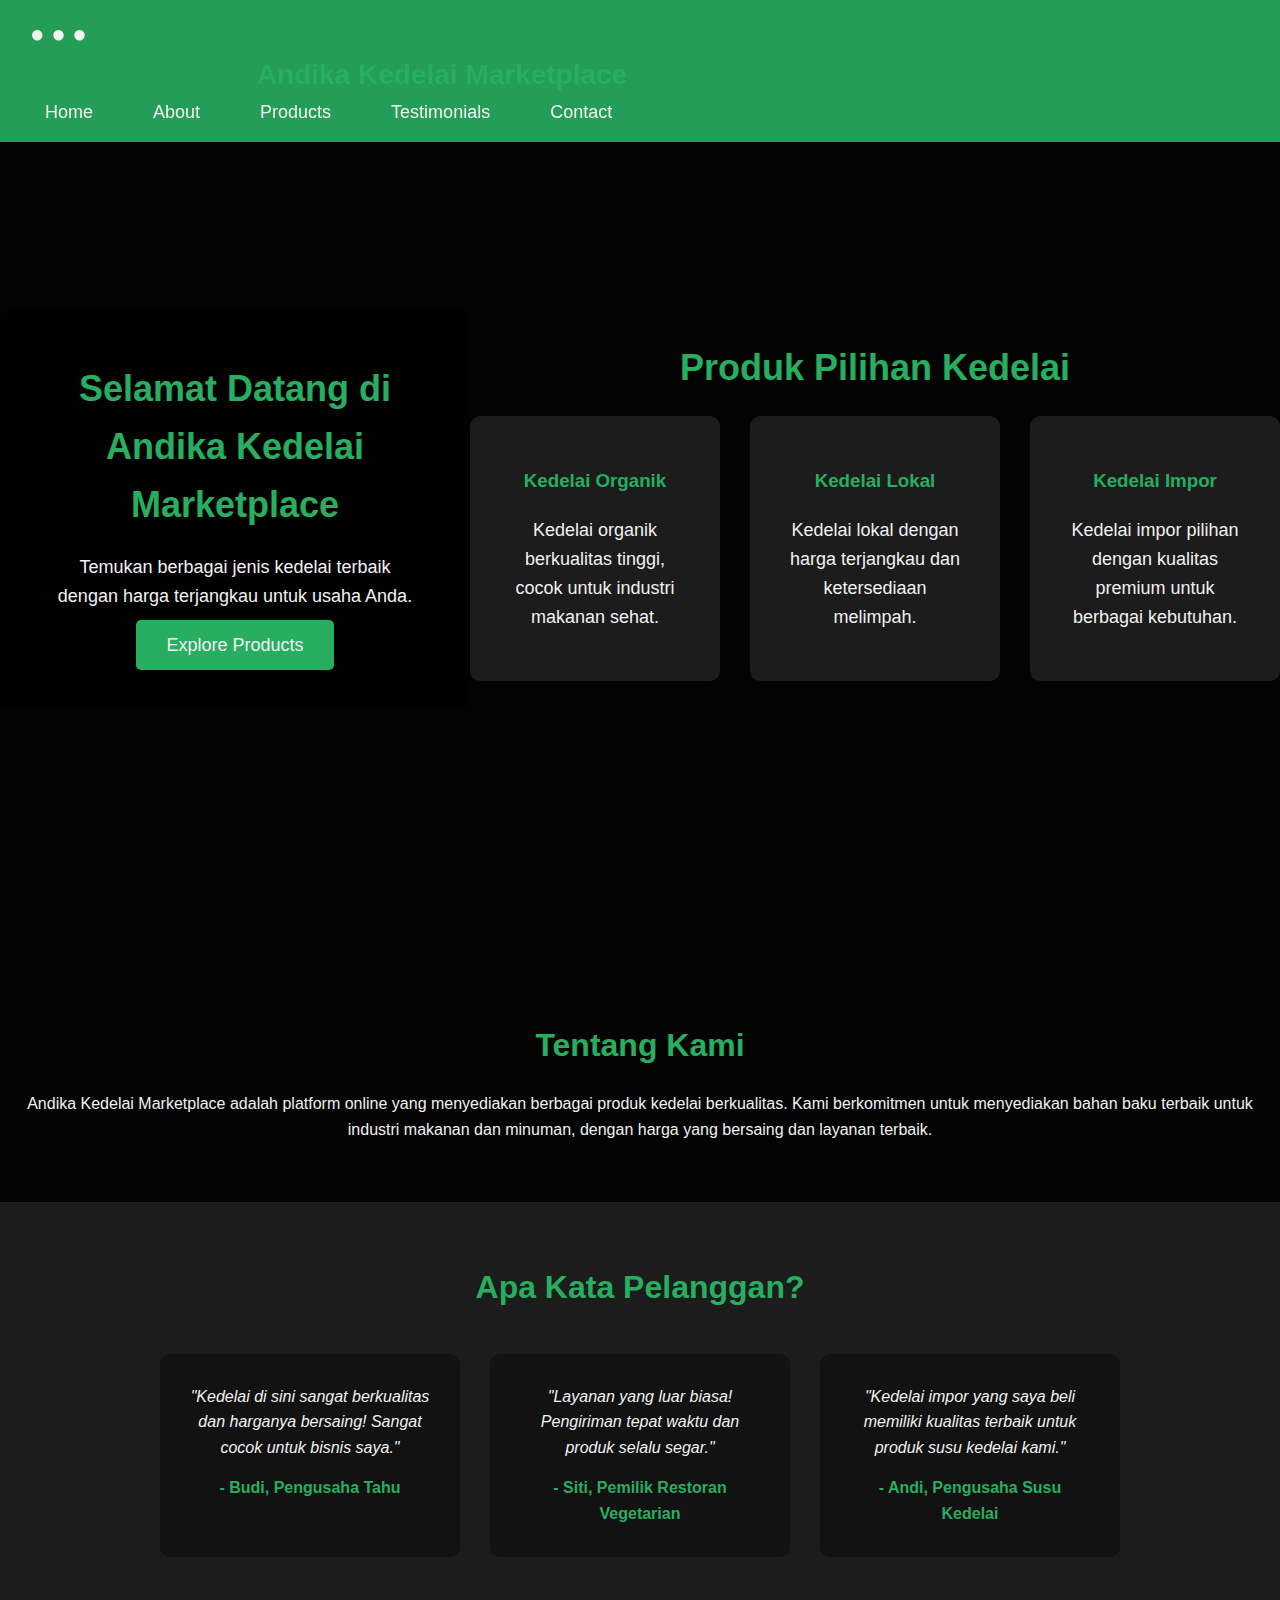
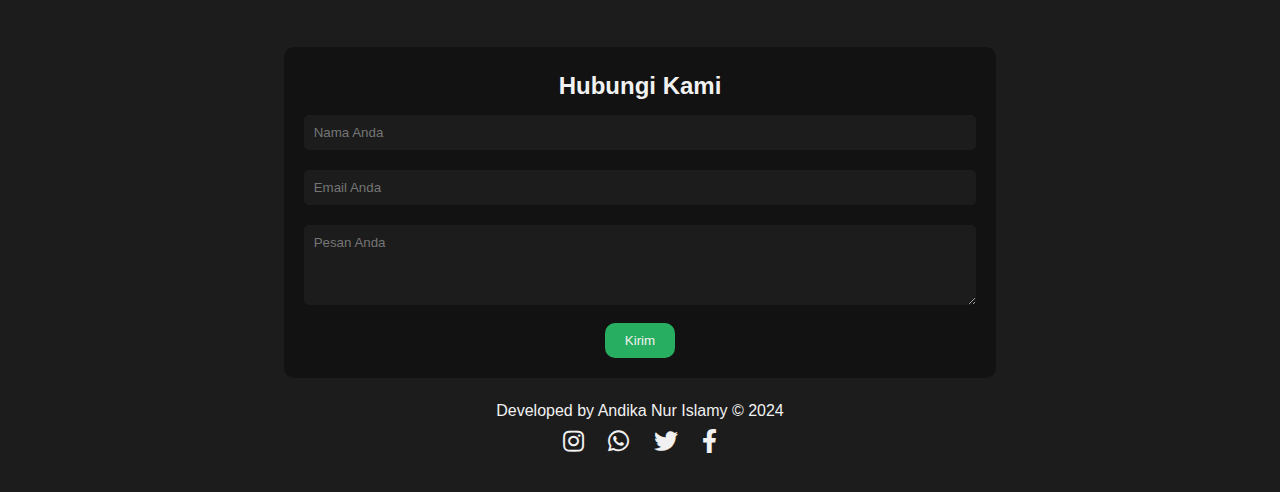
<file: index.html>
<!DOCTYPE html>
<html lang="en">
<head>
    <meta charset="UTF-8">
    <!-- Deklarasi bahwa dokumen ini menggunakan karakter set UTF-8 untuk mendukung berbagai karakter -->
    <meta name="viewport" content="width=device-width, initial-scale=1.0">
    <!-- Mengatur viewport agar layout responsif dan sesuai dengan perangkat yang digunakan -->
    <title>Kedelai Marketplace Andika NIH - Home</title>
    <!-- Judul halaman yang akan muncul di tab browser -->
    <link rel="stylesheet" href="style.css">
    <!-- Menghubungkan file CSS eksternal bernama style.css untuk styling -->
    <link href="https://cdnjs.cloudflare.com/ajax/libs/font-awesome/5.15.4/css/all.min.css" rel="stylesheet">
    <!-- Menghubungkan font dan ikon dari CDN Font Awesome -->
    <style>
        /* Styling untuk tiga titik dan dropdown */
        .dots {
            cursor: pointer;
            display: inline-block;
            margin-right: 15px;
            font-size: 24px;
        }
        
        .dropdown {
            display: none;
            position: absolute;
            top: 40px;
            left: 20px;
            background-color: rgb(22, 21, 21);
            box-shadow: 0px 8px 16px rgba(0,0,0,0.2);
            padding: 10px;
            border-radius: 5px;
        }
        /* Menyembunyikan dropdown secara default dan mengatur posisinya ketika terlihat */

        .dropdown a {
            text-decoration: none;
            display: block;
            padding: 8px;
            color: rgb(255, 255, 255);
            font-size: 16px;
        }
        /* Styling link dalam dropdown agar terlihat seperti blok dengan padding */

        .dropdown a:hover {
            background-color: #000000;
        }
        /* Memberikan efek hover pada link dalam dropdown */
    </style>
</head>
<body>
    <!-- Bagian Header -->
    <header>
        <nav>
            <div class="header-left">
                <!-- Tiga titik yang memicu dropdown -->
                <div class="dots" id="dots">
                    <span>&#9679;</span>
                    <span>&#9679;</span>
                    <span>&#9679;</span>
                </div>
                <!-- Membuat dropdown untuk pilihan menu produk kedelai -->
                <div class="dropdown" id="dropdown">
                    <a href="#organic">Kedelai Organik</a>
                    <a href="#local">Kedelai Lokal</a>
                    <a href="#imported">Kedelai Impor</a>
                </div>
            </div>
            <div class="logo">
                <h1 class="Title">Andika Kedelai Marketplace</h1>
                <!-- Judul atau logo halaman -->
            </div>
            <ul>
                <!-- Daftar navigasi untuk halaman -->
                <li><a href="#home">Home</a></li>
                <li><a href="#about">About</a></li>
                <li><a href="#products">Products</a></li>
                <li><a href="#testimonials">Testimonials</a></li>
                <li><a href="#contact">Contact</a></li>
            </ul>
            <div class="menu-icon">
                <i class="fas fa-bars"></i>
                <!-- Ikon menu untuk tampilan mobile -->
            </div>
        </nav>
    </header>

    <!-- Konten Utama -->
    <main>
        <!-- Bagian Hero dengan Efek Parallax -->
        <section id="home" class="hero-section">
            <div class="hero-content">
                <h2>Selamat Datang di Andika Kedelai Marketplace</h2>
                <p>Temukan berbagai jenis kedelai terbaik dengan harga terjangkau untuk usaha Anda.</p>
                <a href="#products" class="cta-btn">Explore Products</a>
                <!-- Tombol untuk mengarahkan ke bagian produk -->
            </div>

            <!-- Bagian Produk Pilihan -->
            <div id="product-options">
                <h2>Produk Pilihan Kedelai</h2>
                <div class="product-list">
                    <!-- Daftar item produk kedelai -->
                    <div class="product-item" id="organic">
                        <h3>Kedelai Organik</h3>
                        <p>Kedelai organik berkualitas tinggi, cocok untuk industri makanan sehat.</p>
                    </div>
                    <div class="product-item" id="local">
                        <h3>Kedelai Lokal</h3>
                        <p>Kedelai lokal dengan harga terjangkau dan ketersediaan melimpah.</p>
                    </div>
                    <div class="product-item" id="imported">
                        <h3>Kedelai Impor</h3>
                        <p>Kedelai impor pilihan dengan kualitas premium untuk berbagai kebutuhan.</p>
                    </div>
                </div>
            </div>
        </section>

        <!-- Bagian Tentang Kami -->
        <section id="about" class="about-section">
            <h2>Tentang Kami</h2>
            <p>Andika Kedelai Marketplace adalah platform online yang menyediakan berbagai produk kedelai berkualitas. Kami berkomitmen untuk menyediakan bahan baku terbaik untuk industri makanan dan minuman, dengan harga yang bersaing dan layanan terbaik.</p>
        </section>

        <!-- Bagian Testimoni -->
        <section id="testimonials" class="testimonials-section">
            <h2>Apa Kata Pelanggan?</h2>
            <div class="testimonial-list">
                <div class="testimonial-item">
                    <p>"Kedelai di sini sangat berkualitas dan harganya bersaing! Sangat cocok untuk bisnis saya."</p>
                    <span>- Budi, Pengusaha Tahu</span>
                </div>
                <div class="testimonial-item">
                    <p>"Layanan yang luar biasa! Pengiriman tepat waktu dan produk selalu segar."</p>
                    <span>- Siti, Pemilik Restoran Vegetarian</span>
                </div>
                <div class="testimonial-item">
                    <p>"Kedelai impor yang saya beli memiliki kualitas terbaik untuk produk susu kedelai kami."</p>
                    <span>- Andi, Pengusaha Susu Kedelai</span>
                </div>
            </div>
        </section>
    </main>

    <!-- Footer dengan Form Kontak -->
    <footer>
        <div class="footer-container">
            <div class="contact-form">
                <h2>Hubungi Kami</h2>
                <!-- Formulir kontak untuk mengirim pesan -->
                <form action="submit_form.php" method="POST">
                    <input type="text" name="name" placeholder="Nama Anda" required>
                    <input type="email" name="email" placeholder="Email Anda" required>
                    <textarea name="message" rows="4" placeholder="Pesan Anda" required></textarea>
                    <button type="submit">Kirim</button>
                </form>
            </div>
            <p>Developed by Andika Nur Islamy &copy; 2024</p>
            <!-- Hak cipta footer -->
            <div class="social-icons">
                <!-- Ikon media sosial -->
                <a href="#"><i class="fab fa-instagram"></i></a>
                <a href="#"><i class="fab fa-whatsapp"></i></a>
                <a href="#"><i class="fab fa-twitter"></i></a>
                <a href="#"><i class="fab fa-facebook-f"></i></a>
            </div>
        </div>
    </footer>

    <!-- JavaScript untuk Menu Responsif dan Dropdown -->
    <script>
        const menuIcon = document.querySelector('.menu-icon');
        const navList = document.querySelector('nav ul');
        const dots = document.getElementById('dots');
        const dropdown = document.getElementById('dropdown');

        menuIcon.addEventListener('click', () => {
            navList.classList.toggle('show');
        });
        <!-- Fungsi untuk toggle (menampilkan/menyembunyikan) menu navigasi pada tampilan mobile -->

        dots.addEventListener('click', () => {
            dropdown.style.display = dropdown.style.display === 'block' ? 'none' : 'block';
        });
        
    </script>
</body>
</html>
</file>
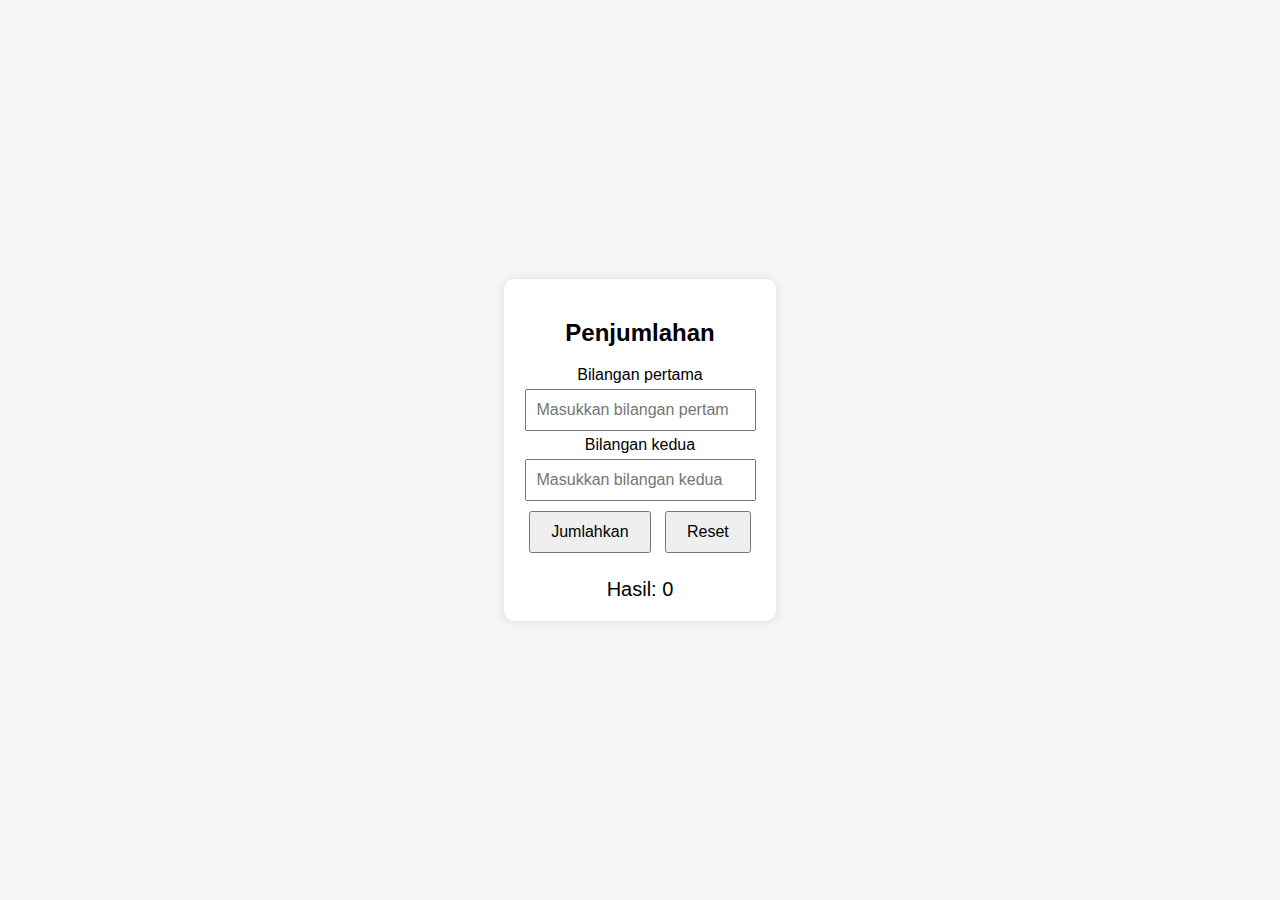
<file: codelab2modul2/index.html>
<!DOCTYPE html>
<html lang="en">
<head>
    <!-- Mengatur encoding karakter ke UTF-8 untuk mendukung berbagai karakter -->
    <meta charset="UTF-8">
    
    <!-- Memastikan bahwa tampilan halaman bersifat responsif terhadap ukuran layar perangkat -->
    <meta name="viewport" content="width=device-width, initial-scale=1.0">
    
    <!-- Judul halaman yang akan muncul di tab browser -->
    <title>Penjumlahan</title>
    
    <!-- Menghubungkan ke file CSS eksternal untuk mengatur gaya halaman -->
    <link rel="stylesheet" href="style.css"> 
</head>
<body>
    <!-- Pembungkus utama untuk keseluruhan konten halaman -->
    <div class="container">
        
        <!-- Judul dari form operasi penjumlahan -->
        <h2>Penjumlahan</h2>
        
        <!-- Div yang menampung form input dan tombol -->
        <div>
            <!-- Label untuk input bilangan pertama -->
            <label for="bil1">Bilangan pertama</label><br>
            
            <!-- Input field untuk memasukkan bilangan pertama -->
            <input type="number" id="bil1" placeholder="Masukkan bilangan pertama"><br>

            <!-- Label untuk input bilangan kedua -->
            <label for="bil2">Bilangan kedua</label><br>
            
            <!-- Input field untuk memasukkan bilangan kedua -->
            <input type="number" id="bil2" placeholder="Masukkan bilangan kedua"><br>

            <!-- Tombol untuk menjumlahkan dua bilangan; memanggil fungsi jumlah() -->
            <button onclick="jumlah()">Jumlahkan</button>
            
            <!-- Tombol untuk mengatur ulang input dan hasil; memanggil fungsi reset() -->
            <button onclick="reset()">Reset</button>
        </div>

        <!-- Div untuk menampilkan hasil penjumlahan -->
        <div class="result">
            <!-- Bagian ini akan menampilkan hasil penjumlahan, nilai defaultnya adalah 0 -->
            Hasil: <span id="hasil">0</span>
        </div>
    </div>

    <!-- Menghubungkan ke file JavaScript eksternal yang berisi logika untuk penjumlahan -->
    <script src="script.js"></script> 
</body>
</html>
</file>
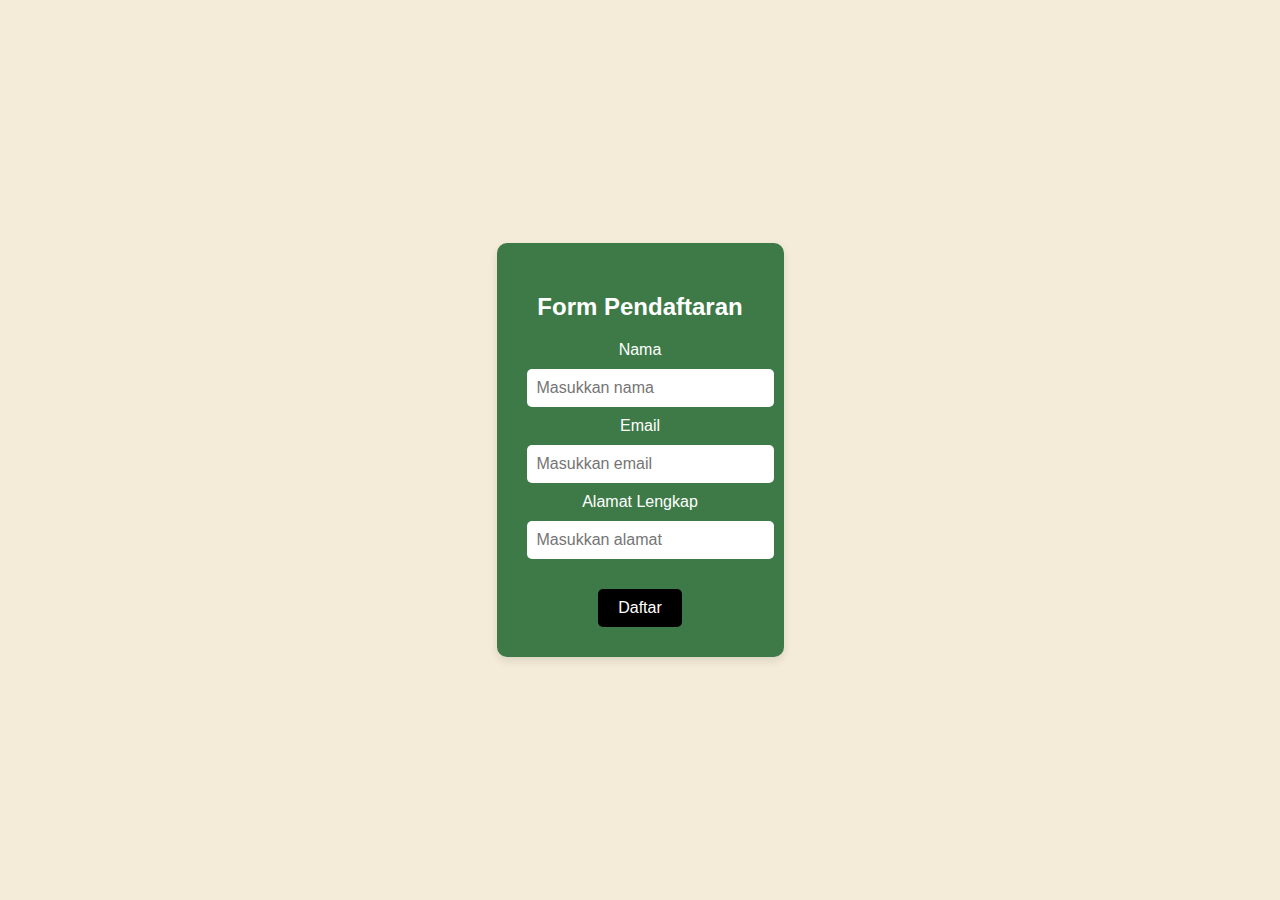
<file: codelab3modul2/index.html>
<!DOCTYPE html>
<html lang="en">
<head>
    <meta charset="UTF-8">
    <meta name="viewport" content="width=device-width, initial-scale=1.0">
    <title>Form Pendaftaran</title>
    <link rel="stylesheet" href="style.css"> <!-- Link to external CSS -->
</head>
<body>
    <div class="container">
        <form id="registrationForm">
            <h2>Form Pendaftaran</h2>

            <label for="name">Nama</label><br>
            <input type="text" id="name" placeholder="Masukkan nama"><br>

            <label for="email">Email</label><br>
            <input type="email" id="email" placeholder="Masukkan email"><br>

            <label for="address">Alamat Lengkap</label><br>
            <input type="text" id="address" placeholder="Masukkan alamat"><br>

            <button type="button" onclick="validateForm()">Daftar</button>
        </form>
    </div>

    <script src="script.js"></script> <!-- Link to external JavaScript file -->
</body>
</html>
</file>
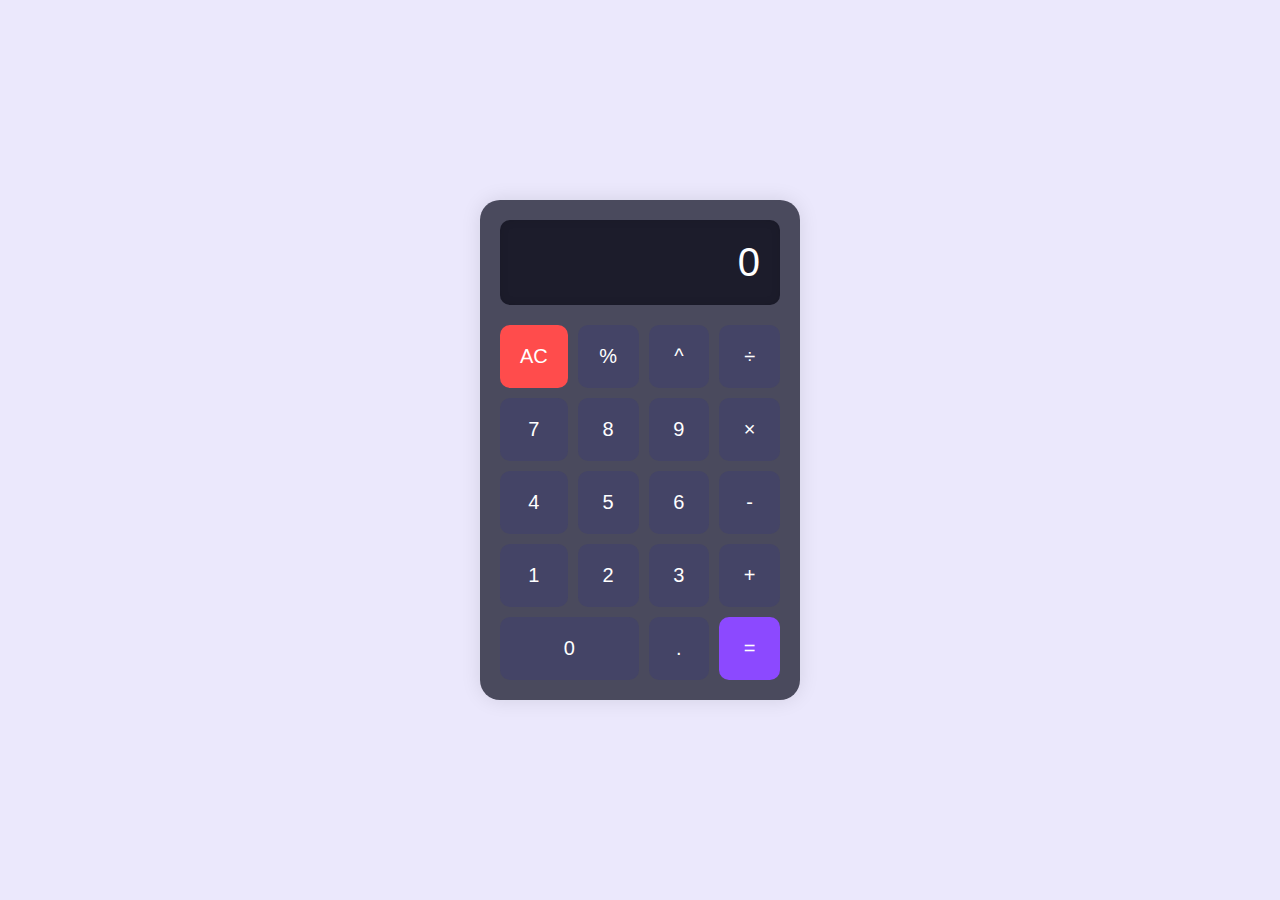
<file: Tugas 1/index.html>
<!DOCTYPE html>
<html lang="en">
<head>
    <meta charset="UTF-8">
    <meta name="viewport" content="width=device-width, initial-scale=1.0">
    <title>Calculator</title>
    <link rel="stylesheet" href="styles.css">
</head>
<body>
    <div class="calculator">
        <div class="display" id="display">0</div>
        <div class="buttons">
            <button onclick="clearDisplay()" class="clear">AC</button>
            <button onclick="append('%')">%</button>
            <button onclick="append('^')">^</button>
            <button onclick="append('/')">÷</button>

            <button onclick="append('7')">7</button>
            <button onclick="append('8')">8</button>
            <button onclick="append('9')">9</button>
            <button onclick="append('*')">×</button>

            <button onclick="append('4')">4</button>
            <button onclick="append('5')">5</button>
            <button onclick="append('6')">6</button>
            <button onclick="append('-')">-</button>

            <button onclick="append('1')">1</button>
            <button onclick="append('2')">2</button>
            <button onclick="append('3')">3</button>
            <button onclick="append('+')">+</button>

            <button onclick="append('0')" class="zero">0</button>
            <button onclick="append('.')">.</button>
            <button onclick="calculate()" class="equal">=</button>
        </div>
    </div>

    <script src="script.js"></script>
</body>
</html>
</file>
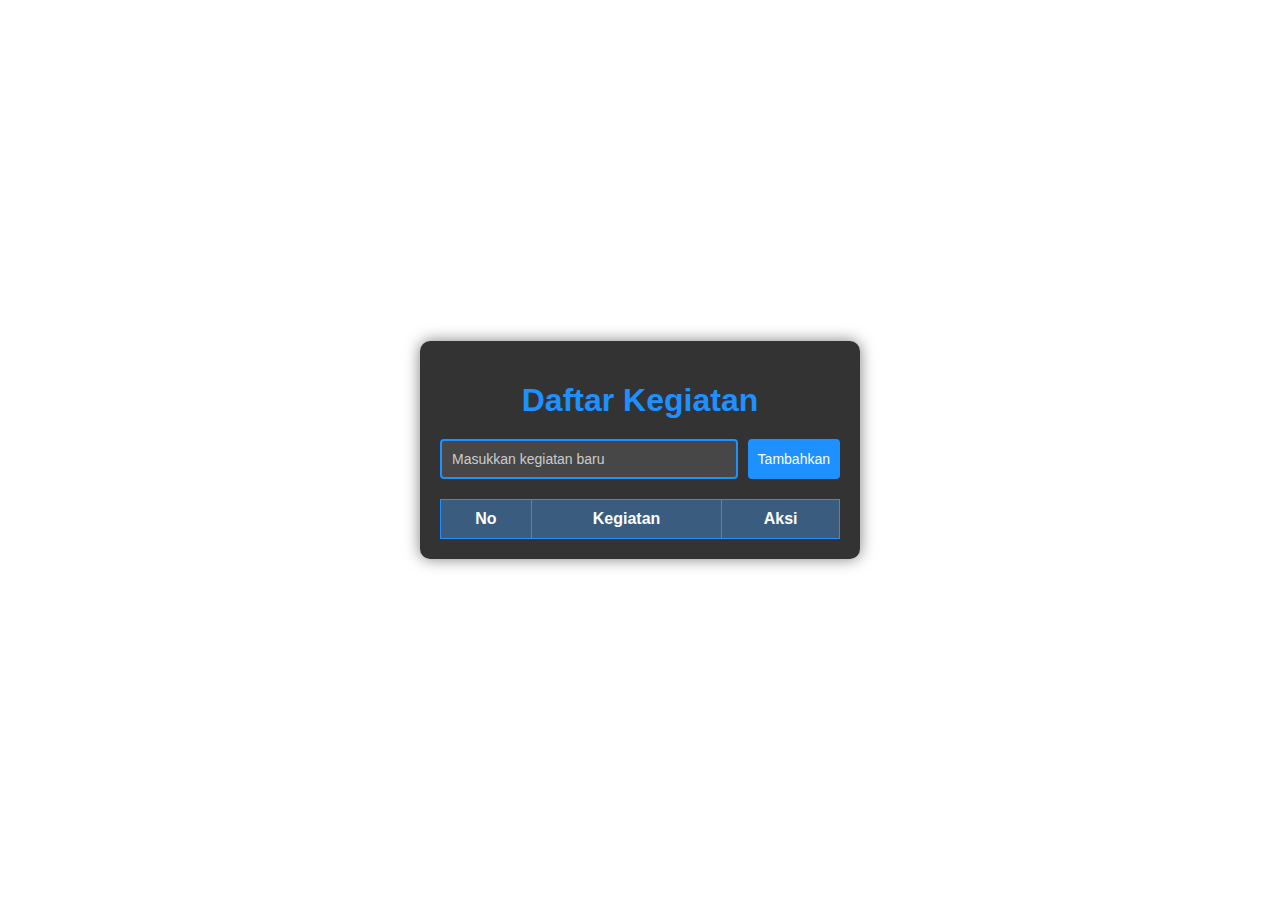
<file: tugas 2/index.html>
<!DOCTYPE html>
<html lang="id">
<head>
    <meta charset="UTF-8">
    <meta name="viewport" content="width=device-width, initial-scale=1.0">
    <title>Aplikasi Daftar Kegiatan</title>
    <!-- Link ke file CSS -->
    <link rel="stylesheet" href="styles.css">
</head>
<body>
    <div class="app-container">
        <h1>Daftar Kegiatan</h1>
        <div class="input-container">
            <input type="text" id="new-task" placeholder="Masukkan kegiatan baru" />
            <button id="add-btn">Tambahkan</button>
        </div>
        <table id="task-table">
            <thead>
                <tr>
                    <th>No</th>
                    <th>Kegiatan</th>
                    <th>Aksi</th>
                </tr>
            </thead>
            <tbody id="task-list">
                <!-- Task akan ditambahkan di sini -->
            </tbody>
        </table>
    </div>

    <!-- Script JavaScript -->
    <script src="app.js"></script>
</body>
</html>
</file>
<file: style.css>
/* Basic Setup */
* {
    margin: 0;
    padding: 0;
    box-sizing: border-box;
    font-family: 'Arial', sans-serif;
}

body {
    background-color: #030303;
    color: #f1f1f1;
    line-height: 1.6;
    scroll-behavior: smooth;
}

.logo {
    text-align: right;
}

/* Header */
header {
    background-color: rgba(29, 29, 29, 0.9);
    padding: 15px 30px;
    color: #f1f1f1;
    display: flex;
    justify-content: space-between;
    align-items: center;
    position: fixed;
    top: 0;
    width: 100%;
    z-index: 1000;
    transition: background-color 0.3s ease;
}

header:hover {
    background-color: rgba(39, 174, 96, 0.9);
}

header .logo h1 {
    color: #27ae60;
    font-size: 28px;
    transition: transform 0.3s ease;
}

header .logo h1:hover {
    transform: scale(1.05);
}

nav ul {
    list-style: none;
    display: flex;
    gap: 30px;
}

nav ul li a {
    color: #f1f1f1;
    text-decoration: none;
    font-size: 18px;
    padding: 10px 15px;
    border-radius: 5px;
    transition: background-color 0.3s ease, color 0.3s ease;
}

nav ul li a:hover {
    background-color: #27ae60;
    color: #fff;
}

.menu-icon {
    display: none;
    font-size: 28px;
    cursor: pointer;
}

/* Hero Section with Custom Background Image */
.hero-section {
    background-image: url('https://cdn.digitaldesa.com/uploads/profil/33.28.12.2014/berita/65fbc43514ecb5b13b1994e4a4ac6c82.jpg');
    background-size: cover;
    background-attachment: fixed;
    background-position: center;
    height: 100vh;
    display: flex;
    justify-content: center;
    align-items: center;
    text-align: center;
    margin-top: 60px;
}

.hero-content {
    background-color: rgba(0, 0, 0, 0.6);
    padding: 50px;
    border-radius: 10px;
}

.hero-section h2 {
    color: #27ae60;
    font-size: 36px;
    margin-bottom: 20px;
}

.hero-section p {
    font-size: 18px;
    margin-bottom: 20px;
}

.cta-btn {
    padding: 15px 30px;
    background-color: #27ae60;
    color: #f1f1f1;
    text-decoration: none;
    font-size: 18px;
    border-radius: 5px;
    transition: background-color 0.3s ease;
}

.cta-btn:hover {
    background-color: #1a7a48;
}

/* About Section with Custom Background */
.about-section {
    padding: 60px 20px;
    text-align: center;
    background-image: url('');
    background-size: cover;
    background-position: center;
    background-attachment: fixed;
    color: #f1f1f1;
}

.about-section h2 {
    color: #27ae60;
    font-size: 32px;
    margin-bottom: 20px;
}

/* Products Section */
.products-section {
    padding: 60px 20px;
    background-color: #121212;
    text-align: center;
}

.products-section h2 {
    color: #27ae60;
    font-size: 32px;
    margin-bottom: 40px;
}

.product-list {
    display: flex;
    justify-content: center;
    gap: 30px;
}

.product-item {
    background-color: #1c1c1c;
    padding: 30px;
    border-radius: 10px;
    text-align: center;
    width: 250px;
    transition: transform 0.3s ease;
}

.product-item:hover {
    transform: translateY(-10px);
}

.product-item h3 {
    color: #27ae60;
    margin: 20px 0;
}

/* Testimonials Section */
.testimonials-section {
    padding: 60px 20px;
    background-color: #1c1c1c;
    text-align: center;
}

.testimonials-section h2 {
    color: #27ae60;
    font-size: 32px;
    margin-bottom: 40px;
}

.testimonial-list {
    display: flex;
    justify-content: center;
    gap: 30px;
}

.testimonial-item {
    background-color: #121212;
    padding: 30px;
    border-radius: 10px;
    max-width: 300px;
}

.testimonial-item p {
    font-size: 16px;
    margin-bottom: 15px;
    font-style: italic;
}

.testimonial-item span {
    color: #27ae60;
    font-weight: bold;
}

/* Footer */
footer {
    background-color: #1c1c1c;
    padding: 30px 20px;
    text-align: center;
}

footer .footer-container {
    display: flex;
    flex-direction: column;
    align-items: center;
}

footer .contact-form {
    background-color: #121212;
    padding: 20px;
    border-radius: 10px;
    margin-bottom: 20px;
}

footer .contact-form input,
footer .contact-form textarea {
    width: 100%;
    padding: 10px;
    margin: 10px 0;
    border: none;
    border-radius: 5px;
    background-color: #1c1c1c;
    color: #f1f1f1;
}

footer .contact-form button {
    padding: 10px 20px;
    background-color: #27ae60;
    color: #f1f1f1;
    border: none;
    border-radius: 10px;
    cursor: pointer;
    transition: background-color 0.3s ease;
}

footer .contact-form button:hover {
    background-color: #1a7a48;
}

.social-icons a {
    color: #f1f1f1;
    margin: 0 10px;
    font-size: 24px;
    transition: color 0.3s ease;
}

.social-icons a:hover {
    color: #27ae60;
}

/* Responsive Design for Mobile */
@media (max-width: 768px) {
    nav ul {
        display: none;
        flex-direction: column;
        position: absolute;
        top: 60px;
        left: 0;
        background-color: rgba(28, 28, 28, 0.9);
        width: 100%;
        z-index: 999;
    }

    nav ul.show {
        display: flex;
    }

    .menu-icon {
        display: block;
    }

    .product-list {
        flex-direction: column;
    }

    .testimonial-list {
        flex-direction: column;
    }
}
</file>
<file: codelab2modul2/style.css>
/* style.css */

body {
    font-family: Arial, sans-serif;
    display: flex;
    justify-content: center;
    align-items: center;
    height: 100vh;
    margin: 0;
    background-color: #f5f5f5;
}

.container {
    background-color: white;
    padding: 20px;
    border-radius: 10px;
    box-shadow: 0px 0px 10px rgba(0, 0, 0, 0.1);
    text-align: center;
}

input {
    margin: 5px 0;
    padding: 10px;
    font-size: 16px;
}

button {
    padding: 10px 20px;
    margin: 5px;
    font-size: 16px;
    cursor: pointer;
}

.result {
    margin-top: 20px;
    font-size: 20px;
}
</file>
<file: codelab3modul2/style.css>
/* style.css */

body {
    background-color: #f4ecd8;
    font-family: Arial, sans-serif;
    display: flex;
    justify-content: center;
    align-items: center;
    height: 100vh;
    margin: 0;
}

.container {
    background-color: #3e7a47;
    padding: 30px;
    border-radius: 10px;
    box-shadow: 0px 4px 8px rgba(0, 0, 0, 0.1);
}

form {
    text-align: center;
    color: white;
}

h2 {
    margin-bottom: 20px;
}

input {
    margin: 10px 0;
    padding: 10px;
    width: 100%;
    font-size: 16px;
    border: none;
    border-radius: 5px;
}

button {
    padding: 10px 20px;
    margin-top: 20px;
    font-size: 16px;
    cursor: pointer;
    background-color: black;
    color: white;
    border: none;
    border-radius: 5px;
}

button:hover {
    background-color: #333;
}
</file>
<file: Tugas 1/styles.css>
* {
    box-sizing: border-box;
    margin: 0;
    padding: 0;
    font-family: 'Arial', sans-serif;
}

body {
    display: flex;
    justify-content: center;
    align-items: center;
    height: 100vh;
    background-image: url('https://motionbgs.com/media/1427/aesthetic-tokyo-with-cat-on-the-roof.jpg');
    background-size: cover;
    background-position: center;
    background-repeat: no-repeat;
    background-color: #ebe8fc; /* Backup color in case the image doesn't load */
}

.calculator {
    width: 320px;
    background-color: rgba(46, 46, 65, 0.85); /* Make the background slightly transparent */
    padding: 20px;
    border-radius: 20px;
    box-shadow: 0px 0px 20px rgba(0, 0, 0, 0.1);
}


.display {
    background-color: #1c1c2b;
    color: white;
    font-size: 40px;
    padding: 20px;
    border-radius: 10px;
    text-align: right;
    margin-bottom: 20px;
    box-shadow: inset 0px 0px 10px rgba(0, 0, 0, 0.1);
}

.buttons {
    display: grid;
    grid-template-columns: repeat(4, 1fr);
    gap: 10px;
}

button {
    background-color: #444466;
    color: white;
    border: none;
    padding: 20px;
    border-radius: 10px;
    font-size: 20px;
    cursor: pointer;
    transition: background-color 0.3s;
}

button:hover {
    background-color: #5a5a7f;
}

button.clear {
    background-color: #ff4c4c;
}

button.equal {
    background-color: #8c49ff;
}

button.zero {
    grid-column: span 2;
}
</file>
<file: tugas 2/styles.css>
/* Gaya Umum */
body {
    font-family: 'Arial', sans-serif;
    background-image: url('https://wallpaperaccess.com/full/84248.png');
    background-size: cover;
    background-position: center;
    display: flex;
    justify-content: center;
    align-items: center;
    height: 100vh;
    margin: 0;
    color: white;
}

.app-container {
    background-color: rgba(0, 0, 0, 0.8); /* Latar belakang hitam transparan */
    padding: 20px;
    border-radius: 10px;
    box-shadow: 0 0 15px rgba(0, 0, 0, 0.5); /* Shadow untuk efek 3D */
    width: 400px;
    text-align: center;
}

h1 {
    color: #1E90FF; /* Warna biru untuk judul */
    margin-bottom: 20px;
}

.input-container {
    display: flex;
    margin-bottom: 20px;
}

input {
    flex: 1;
    padding: 10px;
    font-size: 14px;
    border: 2px solid #1E90FF; /* Border biru */
    border-radius: 4px;
    background-color: rgba(255, 255, 255, 0.1); /* Transparansi pada input */
    color: white; /* Warna teks input putih */
}

input::placeholder {
    color: #ccc; /* Warna placeholder */
}

button {
    padding: 10px;
    background-color: #1E90FF; /* Warna tombol biru */
    color: white;
    border: none;
    border-radius: 4px;
    margin-left: 10px;
    cursor: pointer;
    font-size: 14px;
}

button:hover {
    background-color: #4682B4; /* Warna biru yang lebih terang saat hover */
}

table {
    width: 100%;
    border-collapse: collapse;
    margin-top: 20px;
    background-color: rgba(255, 255, 255, 0.1); /* Transparansi pada tabel */
}

th, td {
    padding: 10px;
    border: 1px solid #1E90FF; /* Warna border biru */
    text-align: center;
    color: white;
}

th {
    background-color: rgba(30, 144, 255, 0.3); /* Biru transparan untuk header */
}

button.edit-btn, button.delete-btn {
    background-color: #ff5722; /* Warna tombol edit/hapus */
    color: white;
    border: none;
    padding: 5px;
    border-radius: 4px;
    margin-left: 5px;
    cursor: pointer;
    font-size: 12px;
}

button.edit-btn:hover {
    background-color: #e64a19; /* Warna hover untuk edit */
}

button.delete-btn:hover {
    background-color: #d32f2f; /* Warna hover untuk hapus */
}
</file>
